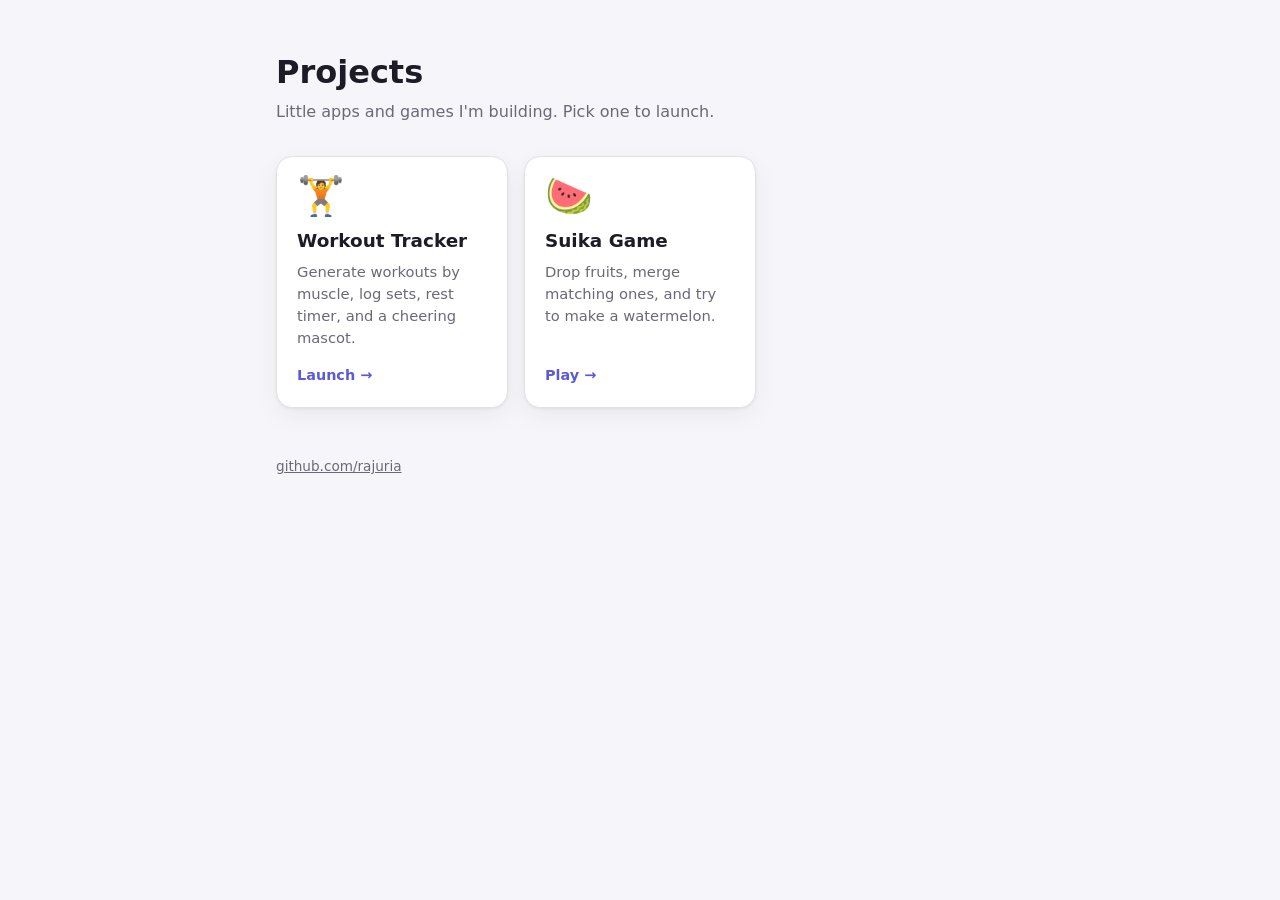
<file: index.html>
<!doctype html>
<html lang="en">
<head>
  <meta charset="utf-8">
  <meta name="viewport" content="width=device-width, initial-scale=1">
  <title>rajuria · Projects</title>
  <meta name="color-scheme" content="light dark">
  <link rel="icon" href="data:image/svg+xml,<svg xmlns='http://www.w3.org/2000/svg' viewBox='0 0 100 100'><text y='.9em' font-size='90'>🚀</text></svg>">
  <style>
    :root {
      --bg: #f6f5fa; --card: #ffffff; --text: #1d1b26; --muted: #6b6878;
      --border: #e3e0ea; --accent: #5b5bd6; --shadow: 0 1px 3px rgba(0,0,0,.06), 0 8px 24px rgba(0,0,0,.05);
    }
    @media (prefers-color-scheme: dark) {
      :root {
        --bg: #121118; --card: #1d1b26; --text: #eceaf3; --muted: #9a96a8;
        --border: #2c2a38; --accent: #9d9dff; --shadow: none;
      }
    }
    * { box-sizing: border-box; }
    body {
      margin: 0; background: var(--bg); color: var(--text);
      font: 16px/1.5 system-ui, -apple-system, "Segoe UI", Roboto, sans-serif;
    }
    main { max-width: 760px; margin: 0 auto; padding: 48px 16px 64px; }
    header h1 { font-size: 2rem; margin: 0 0 4px; }
    header p { color: var(--muted); margin: 0 0 32px; }
    .grid { display: grid; grid-template-columns: repeat(auto-fill, minmax(220px, 1fr)); gap: 16px; }
    .project {
      display: flex; flex-direction: column; gap: 6px; padding: 20px;
      background: var(--card); border: 1px solid var(--border); border-radius: 16px;
      box-shadow: var(--shadow); color: inherit; text-decoration: none;
      transition: transform .15s, border-color .15s;
    }
    .project:hover, .project:focus-visible { transform: translateY(-2px); border-color: var(--accent); outline: none; }
    .project .icon { font-size: 2.4rem; line-height: 1; margin-bottom: 6px; }
    .project h2 { font-size: 1.15rem; margin: 0; }
    .project p { margin: 0; color: var(--muted); font-size: .92rem; }
    .project .go { margin-top: auto; padding-top: 10px; color: var(--accent); font-weight: 600; font-size: .9rem; }
    footer { margin-top: 48px; color: var(--muted); font-size: .85rem; }
    footer a { color: inherit; }
  </style>
</head>
<body>
  <main>
    <header>
      <h1>Projects</h1>
      <p>Little apps and games I'm building. Pick one to launch.</p>
    </header>

    <div class="grid">
      <!-- To add a project: copy one <a class="project"> block and change the link, icon and text -->
      <a class="project" href="workout-tracker/">
        <span class="icon">🏋️</span>
        <h2>Workout Tracker</h2>
        <p>Generate workouts by muscle, log sets, rest timer, and a cheering mascot.</p>
        <span class="go">Launch →</span>
      </a>

      <a class="project" href="suika/">
        <span class="icon">🍉</span>
        <h2>Suika Game</h2>
        <p>Drop fruits, merge matching ones, and try to make a watermelon.</p>
        <span class="go">Play →</span>
      </a>
    </div>

    <footer>
      <a href="https://github.com/rajuria">github.com/rajuria</a>
    </footer>
  </main>
</body>
</html>
</file>
